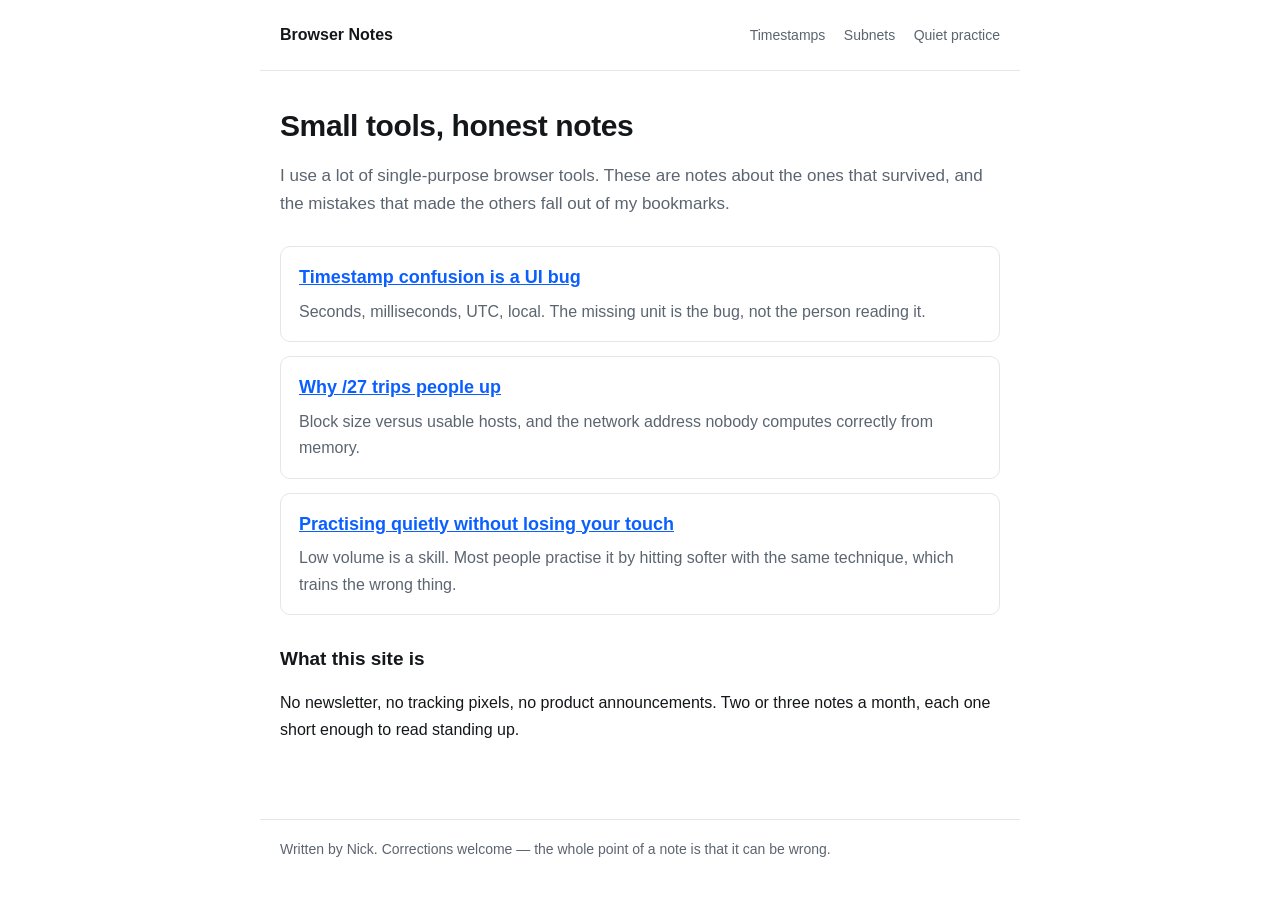
<file: index.html>
<!doctype html>
<html lang="en">
<head>
<meta charset="utf-8">
<meta name="viewport" content="width=device-width, initial-scale=1">
<title>Browser Notes — small tools, honest notes</title>
<meta name="description" content="Short notes about small browser tools: what they get right, what they get wrong, and which ones are worth a pinned tab.">
<link rel="stylesheet" href="style.css">
</head>
<body>
<header><a href="index.html">Browser Notes</a>
<nav><a href="post-timestamps.html">Timestamps</a> <a href="post-subnet.html">Subnets</a> <a href="post-quiet-practice.html">Quiet practice</a></nav>
</header>
<main>
<h1>Small tools, honest notes</h1>
<p class="lead">I use a lot of single-purpose browser tools. These are notes about the ones that survived, and the mistakes that made the others fall out of my bookmarks.</p>
<article class="card">
  <h2><a href="post-timestamps.html">Timestamp confusion is a UI bug</a></h2>
  <p>Seconds, milliseconds, UTC, local. The missing unit is the bug, not the person reading it.</p>
</article>
<article class="card">
  <h2><a href="post-subnet.html">Why /27 trips people up</a></h2>
  <p>Block size versus usable hosts, and the network address nobody computes correctly from memory.</p>
</article>
<article class="card">
  <h2><a href="post-quiet-practice.html">Practising quietly without losing your touch</a></h2>
  <p>Low volume is a skill. Most people practise it by hitting softer with the same technique, which trains the wrong thing.</p>
</article>
<h2>What this site is</h2>
<p>No newsletter, no tracking pixels, no product announcements. Two or three notes a month, each one short enough to read standing up.</p>
</main>
<footer>Written by Nick. Corrections welcome — the whole point of a note is that it can be wrong.</footer>
</body>
</html>
</file>
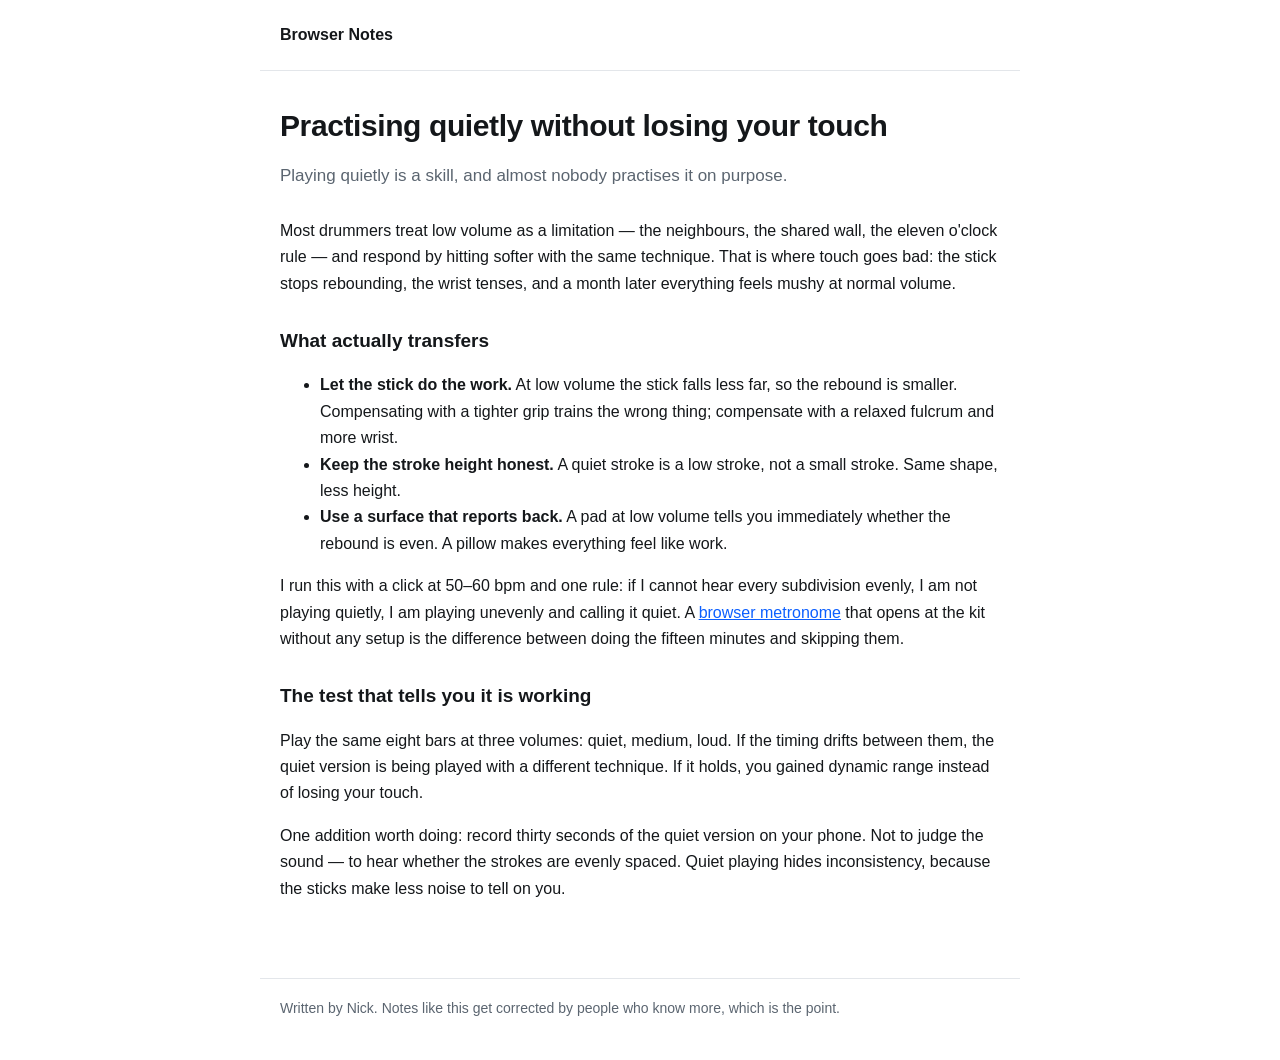
<file: post-quiet-practice.html>
<!doctype html>
<html lang="en">
<head>
<meta charset="utf-8">
<meta name="viewport" content="width=device-width, initial-scale=1">
<title>Practising quietly without losing your touch — Browser Notes</title>
<meta name="description" content="Low-volume practice that keeps the rebound honest instead of training a tighter grip.">
<link rel="stylesheet" href="style.css">
</head>
<body>
<header><a href="index.html">Browser Notes</a></header>
<main>
<h1>Practising quietly without losing your touch</h1>
<p class="lead">Playing quietly is a skill, and almost nobody practises it on purpose.</p>
<p>Most drummers treat low volume as a limitation — the neighbours, the shared wall, the eleven o'clock rule — and respond by hitting softer with the same technique. That is where touch goes bad: the stick stops rebounding, the wrist tenses, and a month later everything feels mushy at normal volume.</p>
<h2>What actually transfers</h2>
<ul>
<li><strong>Let the stick do the work.</strong> At low volume the stick falls less far, so the rebound is smaller. Compensating with a tighter grip trains the wrong thing; compensate with a relaxed fulcrum and more wrist.</li>
<li><strong>Keep the stroke height honest.</strong> A quiet stroke is a low stroke, not a small stroke. Same shape, less height.</li>
<li><strong>Use a surface that reports back.</strong> A pad at low volume tells you immediately whether the rebound is even. A pillow makes everything feel like work.</li>
</ul>
<p>I run this with a click at 50–60 bpm and one rule: if I cannot hear every subdivision evenly, I am not playing quietly, I am playing unevenly and calling it quiet. A <a href="https://drumdesk.net">browser metronome</a> that opens at the kit without any setup is the difference between doing the fifteen minutes and skipping them.</p>
<h2>The test that tells you it is working</h2>
<p>Play the same eight bars at three volumes: quiet, medium, loud. If the timing drifts between them, the quiet version is being played with a different technique. If it holds, you gained dynamic range instead of losing your touch.</p>
<p>One addition worth doing: record thirty seconds of the quiet version on your phone. Not to judge the sound — to hear whether the strokes are evenly spaced. Quiet playing hides inconsistency, because the sticks make less noise to tell on you.</p>
</main>
<footer>Written by Nick. Notes like this get corrected by people who know more, which is the point.</footer>
</body>
</html>
</file>
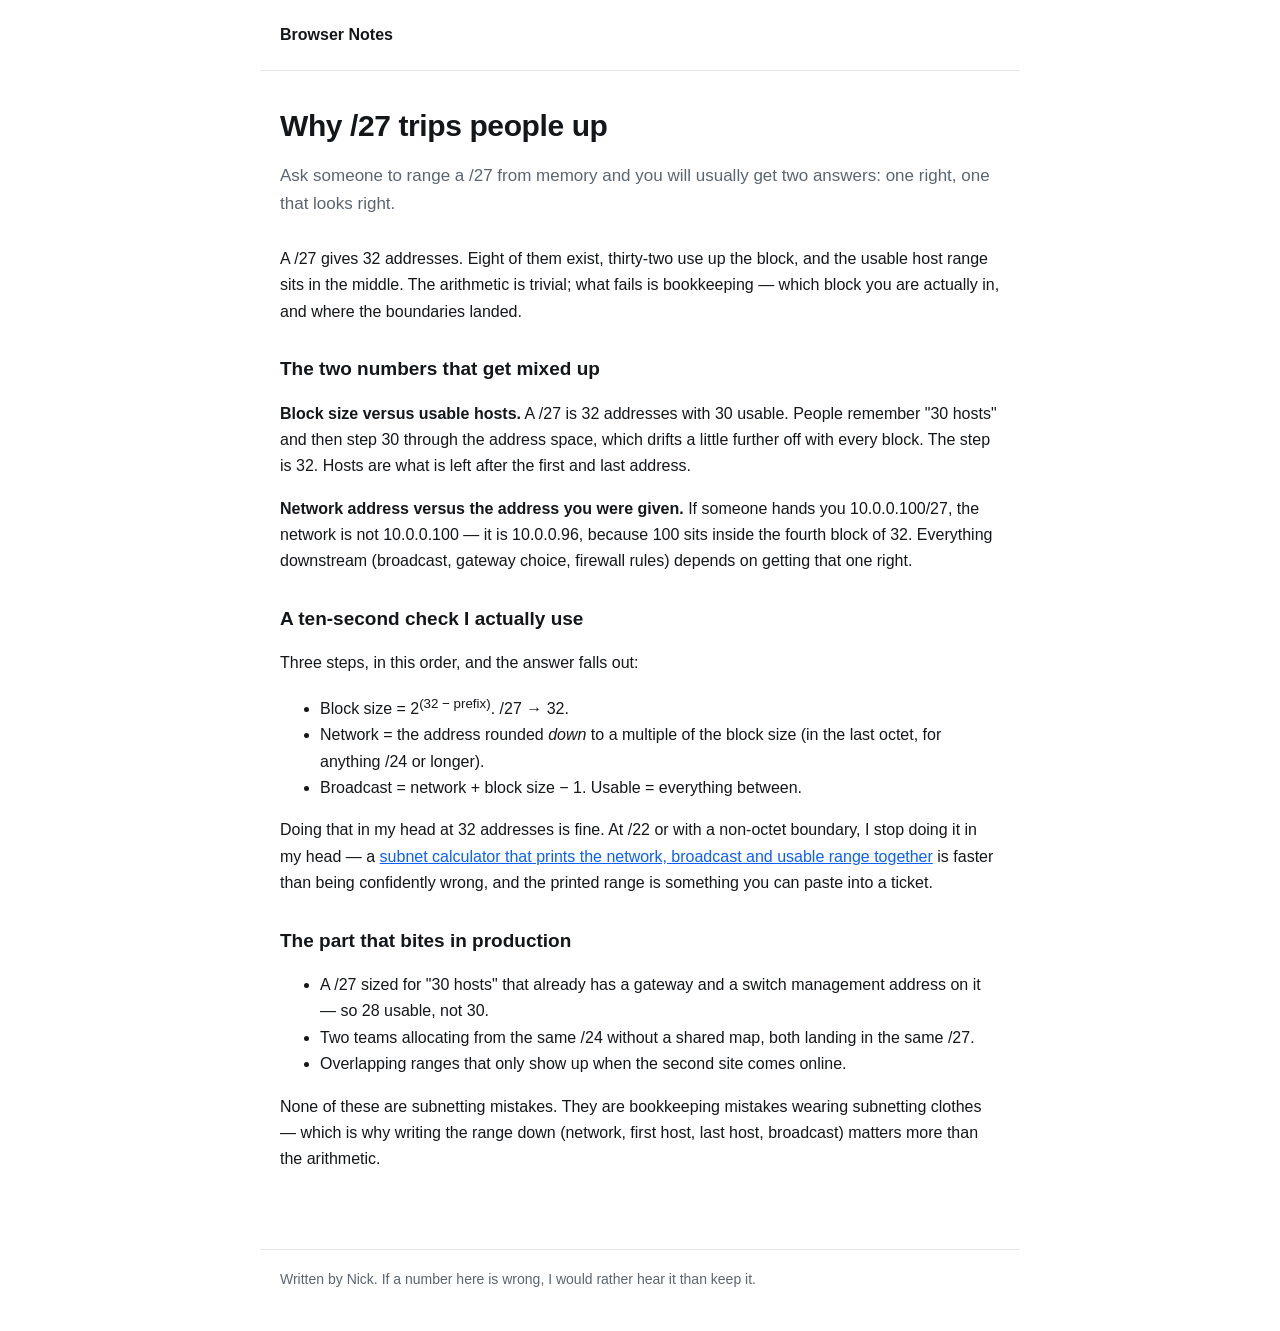
<file: post-subnet.html>
<!doctype html>
<html lang="en">
<head>
<meta charset="utf-8">
<meta name="viewport" content="width=device-width, initial-scale=1">
<title>Why /27 trips people up — Browser Notes</title>
<meta name="description" content="The two numbers people get wrong in small subnets, and a way to check the maths in ten seconds.">
<link rel="stylesheet" href="style.css">
</head>
<body>
<header><a href="index.html">Browser Notes</a></header>
<main>
<h1>Why /27 trips people up</h1>
<p class="lead">Ask someone to range a /27 from memory and you will usually get two answers: one right, one that looks right.</p>
<p>A /27 gives 32 addresses. Eight of them exist, thirty-two use up the block, and the usable host range sits in the middle. The arithmetic is trivial; what fails is bookkeeping — which block you are actually in, and where the boundaries landed.</p>
<h2>The two numbers that get mixed up</h2>
<p><strong>Block size versus usable hosts.</strong> A /27 is 32 addresses with 30 usable. People remember "30 hosts" and then step 30 through the address space, which drifts a little further off with every block. The step is 32. Hosts are what is left after the first and last address.</p>
<p><strong>Network address versus the address you were given.</strong> If someone hands you 10.0.0.100/27, the network is not 10.0.0.100 — it is 10.0.0.96, because 100 sits inside the fourth block of 32. Everything downstream (broadcast, gateway choice, firewall rules) depends on getting that one right.</p>
<h2>A ten-second check I actually use</h2>
<p>Three steps, in this order, and the answer falls out:</p>
<ul>
<li>Block size = 2<sup>(32 − prefix)</sup>. /27 → 32.</li>
<li>Network = the address rounded <em>down</em> to a multiple of the block size (in the last octet, for anything /24 or longer).</li>
<li>Broadcast = network + block size − 1. Usable = everything between.</li>
</ul>
<p>Doing that in my head at 32 addresses is fine. At /22 or with a non-octet boundary, I stop doing it in my head — a <a href="https://1024toolkit.com/tools/subnet">subnet calculator that prints the network, broadcast and usable range together</a> is faster than being confidently wrong, and the printed range is something you can paste into a ticket.</p>
<h2>The part that bites in production</h2>
<ul>
<li>A /27 sized for "30 hosts" that already has a gateway and a switch management address on it — so 28 usable, not 30.</li>
<li>Two teams allocating from the same /24 without a shared map, both landing in the same /27.</li>
<li>Overlapping ranges that only show up when the second site comes online.</li>
</ul>
<p>None of these are subnetting mistakes. They are bookkeeping mistakes wearing subnetting clothes — which is why writing the range down (network, first host, last host, broadcast) matters more than the arithmetic.</p>
</main>
<footer>Written by Nick. If a number here is wrong, I would rather hear it than keep it.</footer>
</body>
</html>
</file>
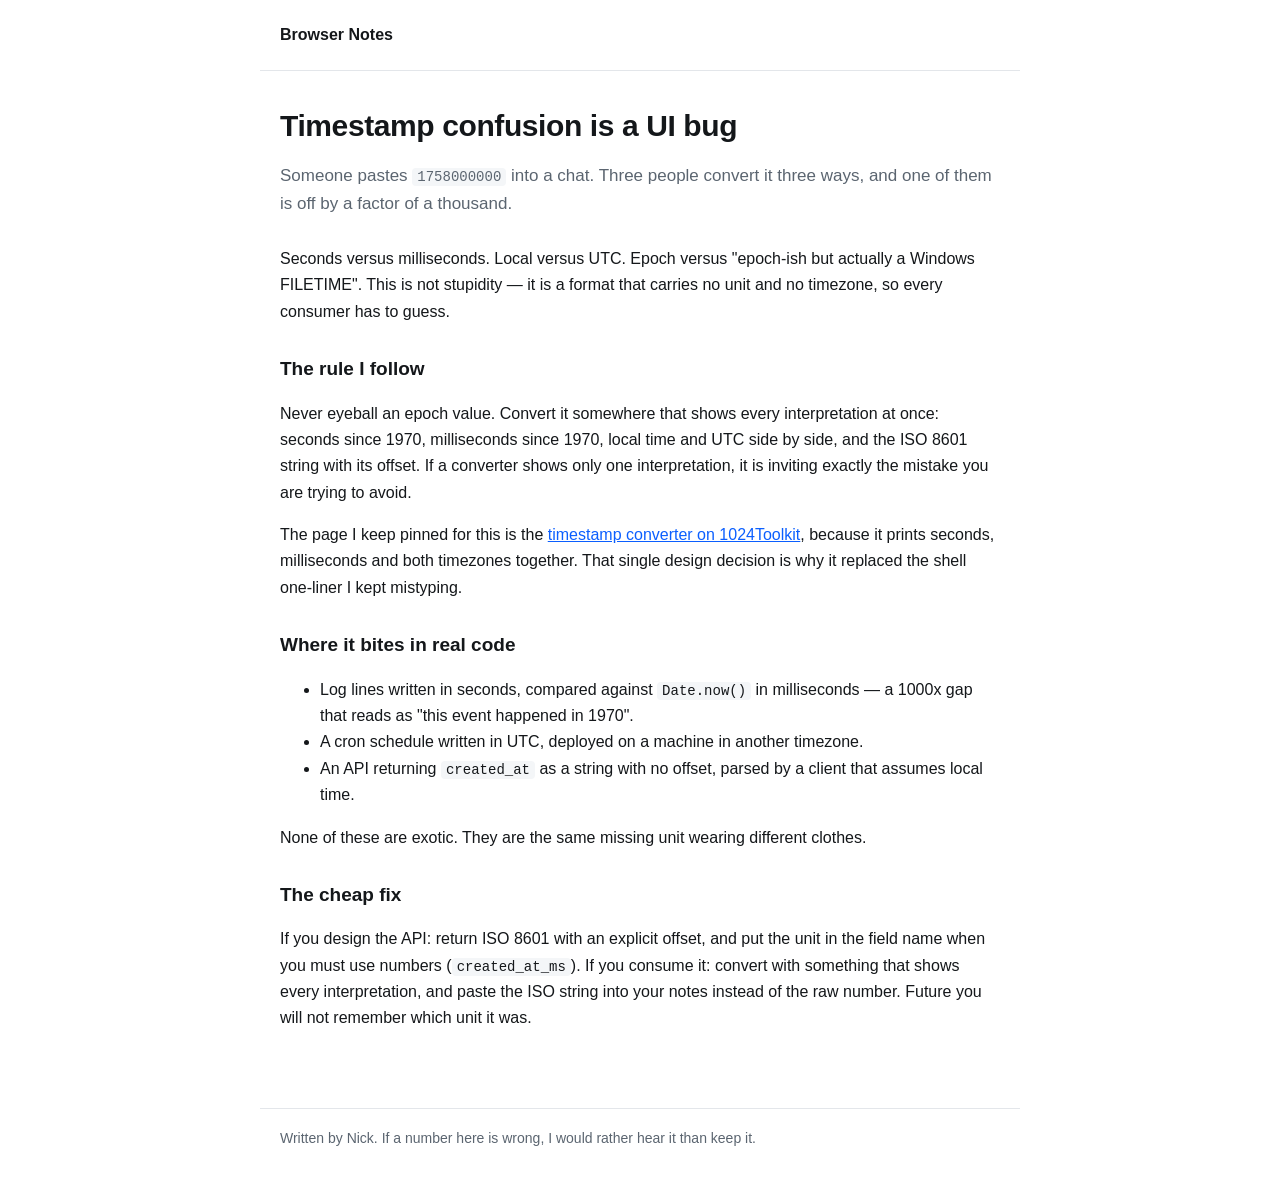
<file: post-timestamps.html>
<!doctype html>
<html lang="en">
<head>
<meta charset="utf-8">
<meta name="viewport" content="width=device-width, initial-scale=1">
<title>Timestamp confusion is a UI bug — Browser Notes</title>
<meta name="description" content="Why epoch values without units cause wrong conversions, and the checks that stop it.">
<link rel="stylesheet" href="style.css">
</head>
<body>
<header><a href="index.html">Browser Notes</a></header>
<main>
<h1>Timestamp confusion is a UI bug</h1>
<p class="lead">Someone pastes <code>1758000000</code> into a chat. Three people convert it three ways, and one of them is off by a factor of a thousand.</p>
<p>Seconds versus milliseconds. Local versus UTC. Epoch versus "epoch-ish but actually a Windows FILETIME". This is not stupidity — it is a format that carries no unit and no timezone, so every consumer has to guess.</p>
<h2>The rule I follow</h2>
<p>Never eyeball an epoch value. Convert it somewhere that shows every interpretation at once: seconds since 1970, milliseconds since 1970, local time and UTC side by side, and the ISO 8601 string with its offset. If a converter shows only one interpretation, it is inviting exactly the mistake you are trying to avoid.</p>
<p>The page I keep pinned for this is the <a href="https://1024toolkit.com">timestamp converter on 1024Toolkit</a>, because it prints seconds, milliseconds and both timezones together. That single design decision is why it replaced the shell one-liner I kept mistyping.</p>
<h2>Where it bites in real code</h2>
<ul>
<li>Log lines written in seconds, compared against <code>Date.now()</code> in milliseconds — a 1000x gap that reads as "this event happened in 1970".</li>
<li>A cron schedule written in UTC, deployed on a machine in another timezone.</li>
<li>An API returning <code>created_at</code> as a string with no offset, parsed by a client that assumes local time.</li>
</ul>
<p>None of these are exotic. They are the same missing unit wearing different clothes.</p>
<h2>The cheap fix</h2>
<p>If you design the API: return ISO 8601 with an explicit offset, and put the unit in the field name when you must use numbers (<code>created_at_ms</code>). If you consume it: convert with something that shows every interpretation, and paste the ISO string into your notes instead of the raw number. Future you will not remember which unit it was.</p>
</main>
<footer>Written by Nick. If a number here is wrong, I would rather hear it than keep it.</footer>
</body>
</html>
</file>
<file: style.css>
:root { --fg:#14171a; --muted:#5b6570; --line:#e3e6ea; --accent:#0b5fff; }
* { box-sizing:border-box; }
body { margin:0; font:16px/1.65 -apple-system,BlinkMacSystemFont,"Segoe UI",Roboto,Helvetica,Arial,sans-serif; color:var(--fg); background:#fff; }
header { display:flex; justify-content:space-between; align-items:baseline; gap:16px; padding:22px 20px; border-bottom:1px solid var(--line); max-width:760px; margin:0 auto; }
header a { color:var(--fg); text-decoration:none; font-weight:600; }
nav a { color:var(--muted); font-weight:400; font-size:14px; margin-left:14px; text-decoration:none; }
main { max-width:760px; margin:0 auto; padding:28px 20px 60px; }
h1 { font-size:30px; line-height:1.25; margin:8px 0 12px; letter-spacing:-0.4px; }
.lead { color:var(--muted); font-size:17px; margin-bottom:28px; }
h2 { font-size:19px; margin:28px 0 8px; }
article.card { border:1px solid var(--line); border-radius:10px; padding:16px 18px; margin:14px 0; }
article.card h2 { margin:0 0 6px; font-size:18px; }
article.card p { margin:0; color:var(--muted); }
a { color:var(--accent); }
footer { border-top:1px solid var(--line); color:var(--muted); font-size:14px; padding:18px 20px 40px; max-width:760px; margin:0 auto; }
code { background:#f4f6f8; padding:1px 5px; border-radius:4px; font-size:14px; }
</file>
